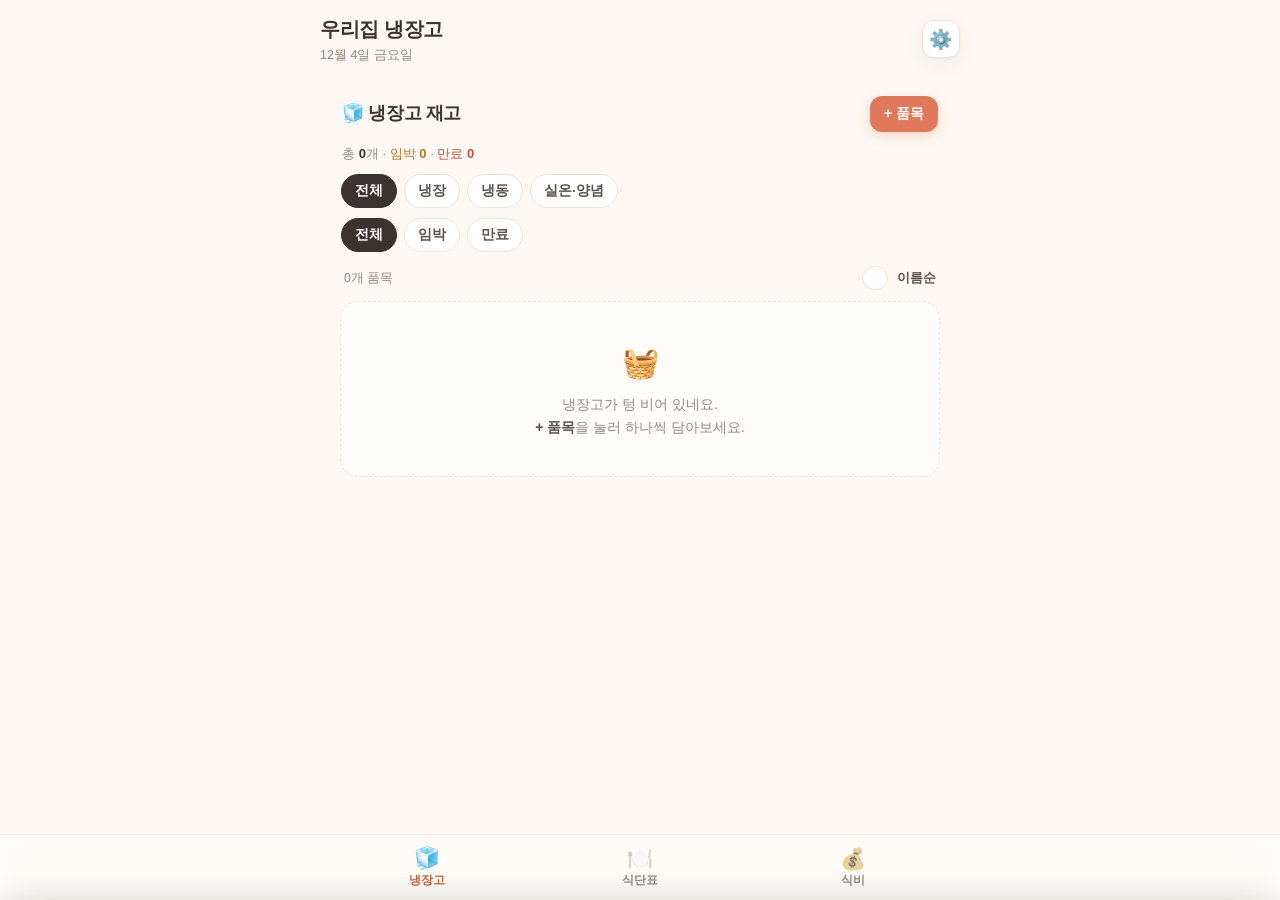
<file: index.html>
<!doctype html>
<html lang="ko">
<head>
<meta charset="utf-8">
<title>우리집 냉장고</title>
<meta name="viewport" content="width=device-width, initial-scale=1, viewport-fit=cover">
<meta name="theme-color" content="#FDF8F3">
<meta name="apple-mobile-web-app-capable" content="yes">
<meta name="mobile-web-app-capable" content="yes">
<meta name="apple-mobile-web-app-status-bar-style" content="default">
<meta name="apple-mobile-web-app-title" content="우리집 냉장고">
<meta name="format-detection" content="telephone=no">
<meta name="description" content="냉장고 재고와 유통기한, 주간 식단표, 식비 가계부를 한 곳에서 관리하는 나만의 웹앱.">
<link rel="manifest" href="manifest.webmanifest">
<link rel="apple-touch-icon" href="icon-180.png">
<link rel="icon" href="icon.svg" type="image/svg+xml">
<link rel="stylesheet" href="styles.css">
</head>
<body>

<header class="app-header">
  <div class="app-head-text">
    <h1>우리집 냉장고</h1>
    <p class="app-date" id="head-date"></p>
  </div>
  <button class="icon-btn big" id="open-data" aria-label="데이터 관리">⚙️</button>
</header>

<main class="app-main">

  <!-- ───────── 냉장고 재고 ───────── -->
  <section class="panel" id="panel-fridge">
    <div class="tabhead">
      <h2>🧊 냉장고 재고</h2>
      <button class="btn primary small" id="add-item">+ 품목</button>
    </div>

    <div class="statline" id="fridge-stat"></div>

    <div class="filters">
      <div class="chips" id="loc-filter" role="group" aria-label="보관 구분 필터">
        <button class="chip on" data-loc="all">전체</button>
        <button class="chip" data-loc="fridge">냉장</button>
        <button class="chip" data-loc="freezer">냉동</button>
        <button class="chip" data-loc="pantry">실온·양념</button>
      </div>
      <div class="chips" id="status-filter" role="group" aria-label="상태 필터">
        <button class="chip on" data-status="all">전체</button>
        <button class="chip" data-status="soon">임박</button>
        <button class="chip" data-status="expired">만료</button>
      </div>
    </div>

    <div class="sortline">
      <span id="fridge-count"></span>
      <label class="switchline">
        <input type="checkbox" id="sort-name">
        <span>이름순</span>
      </label>
    </div>

    <div class="list" id="item-list"></div>
  </section>

  <!-- ───────── 주간 식단표 ───────── -->
  <section class="panel" id="panel-meals" hidden>
    <div class="tabhead">
      <h2>🍽️ 주간 식단표</h2>
    </div>

    <div class="weeknav">
      <button class="icon-btn" id="week-prev" aria-label="지난 주">‹</button>
      <button class="weeklabel" id="week-label"></button>
      <button class="icon-btn" id="week-next" aria-label="다음 주">›</button>
    </div>

    <div class="card ingredients">
      <div class="card-head">
        <h3>냉장고 재료 참고</h3>
        <button class="mini-link" id="toggle-ing">접기</button>
      </div>
      <div id="ing-body">
        <p class="hint">식단 칸을 먼저 누른 뒤 재료를 누르면 그 칸에 들어가요.</p>
        <div class="ing-group">
          <div class="ing-label">⏰ 임박 재료</div>
          <div class="chips wrap" id="ing-soon"></div>
        </div>
        <div class="ing-group">
          <div class="ing-label">그 외 재료</div>
          <div class="chips wrap" id="ing-rest"></div>
        </div>
      </div>
    </div>

    <div class="week" id="week-grid"></div>
  </section>

  <!-- ───────── 식비 가계부 ───────── -->
  <section class="panel" id="panel-money" hidden>
    <div class="tabhead">
      <h2>💰 식비 가계부</h2>
    </div>

    <div class="weeknav">
      <button class="icon-btn" id="month-prev" aria-label="지난 달">‹</button>
      <button class="weeklabel" id="month-label"></button>
      <button class="icon-btn" id="month-next" aria-label="다음 달">›</button>
    </div>

    <div class="card summary" id="money-summary"></div>

    <div class="card">
      <div class="card-head">
        <h3 id="exp-form-title">식비 기록하기</h3>
        <span class="mini-link" id="exp-edit-hint" hidden>수정 중</span>
      </div>
      <form id="exp-form" class="exp-form">
        <div class="row2">
          <label class="field">
            <span>날짜</span>
            <input type="date" name="date" required>
          </label>
          <label class="field">
            <span>구분</span>
            <select name="cat">
              <option value="grocery">🛒 장보기</option>
              <option value="dining">🍚 외식</option>
              <option value="delivery">☕ 배달·카페</option>
              <option value="etc">🧾 기타</option>
            </select>
          </label>
        </div>
        <label class="field">
          <span>금액(원)</span>
          <input type="number" name="amount" inputmode="numeric" min="0" step="100" placeholder="0" required>
        </label>
        <label class="field">
          <span>메모</span>
          <input type="text" name="memo" placeholder="예: 이마트 장보기">
        </label>
        <div class="row2">
          <button class="btn primary" type="submit" id="exp-submit">추가</button>
          <button class="btn ghost" type="button" id="exp-cancel" hidden>취소</button>
        </div>
      </form>
    </div>

    <div class="list" id="exp-list"></div>
  </section>

</main>

<nav class="tabbar" role="tablist">
  <button class="tab on" data-tab="fridge" role="tab">
    <span class="tab-ico">🧊</span><span class="tab-txt">냉장고</span>
  </button>
  <button class="tab" data-tab="meals" role="tab">
    <span class="tab-ico">🍽️</span><span class="tab-txt">식단표</span>
  </button>
  <button class="tab" data-tab="money" role="tab">
    <span class="tab-ico">💰</span><span class="tab-txt">식비</span>
  </button>
</nav>

<!-- 공용 시트 -->
<div class="sheet-wrap" id="sheet" aria-hidden="true">
  <div class="sheet-backdrop" data-close></div>
  <div class="sheet" role="dialog" aria-modal="true" aria-labelledby="sheet-title">
    <div class="sheet-grip"></div>
    <div class="sheet-head">
      <h2 id="sheet-title">제목</h2>
      <button class="icon-btn" data-close aria-label="닫기">✕</button>
    </div>
    <div class="sheet-body" id="sheet-body"></div>
  </div>
</div>

<div class="toast" id="toast" role="status" aria-live="polite"></div>

<script src="app.js"></script>
</body>
</html>
</file>
<file: styles.css>
/* 우리집 냉장고 — warm, calm, mobile-first */

:root{
  --bg:#FDF8F3;
  --card:#FFFFFF;
  --ink:#3B3330;
  --ink-2:#5C524C;
  --muted:#958981;
  --line:#EFE4D8;
  --line-2:#F6EDE3;
  --accent:#E0795C;
  --accent-deep:#C9603F;
  --accent-soft:#FCEBE3;
  --green:#4C8A66;
  --green-soft:#E7F2EA;
  --amber:#B8791C;
  --amber-soft:#FBF0DA;
  --red:#C24E45;
  --red-soft:#FBE6E3;
  --nav-h:64px;
  --radius:18px;
  --shadow:0 1px 2px rgba(90,66,50,.05), 0 6px 18px rgba(90,66,50,.06);
}

*{box-sizing:border-box;-webkit-tap-highlight-color:transparent}

[hidden]{display:none !important}

html{-webkit-text-size-adjust:100%}

body{
  margin:0;
  background:var(--bg);
  color:var(--ink);
  font-family:-apple-system,BlinkMacSystemFont,"Apple SD Gothic Neo","Pretendard","Malgun Gothic","Noto Sans KR",sans-serif;
  font-size:16px;
  line-height:1.5;
  padding-bottom:calc(var(--nav-h) + env(safe-area-inset-bottom) + 16px);
  overscroll-behavior-y:contain;
}

body.sheet-open{overflow:hidden}

h1,h2,h3{margin:0;font-weight:700;letter-spacing:-.02em}

button{font-family:inherit;font-size:inherit;color:inherit;cursor:pointer}

/* ── header ── */
.app-header{
  position:sticky;top:0;z-index:20;
  display:flex;align-items:center;justify-content:space-between;gap:12px;
  padding:calc(env(safe-area-inset-top) + 14px) max(18px, calc(50% - 320px)) 12px;
  background:rgba(253,248,243,.92);
  backdrop-filter:saturate(180%) blur(14px);
  -webkit-backdrop-filter:saturate(180%) blur(14px);
  border-bottom:1px solid transparent;
}
.app-head-text h1{font-size:20px}
.app-date{margin:2px 0 0;font-size:12.5px;color:var(--muted)}

.app-main{padding:14px 16px 8px;max-width:640px;margin:0 auto}

/* ── generic ── */
.card{
  background:var(--card);border:1px solid var(--line);border-radius:var(--radius);
  padding:14px;box-shadow:var(--shadow);margin-bottom:14px;
}
.card-head{display:flex;align-items:center;justify-content:space-between;gap:10px;margin-bottom:10px}
.card-head h3{font-size:15px}

.tabhead{display:flex;align-items:center;justify-content:space-between;gap:10px;margin:2px 2px 12px}
.tabhead h2{font-size:18px}

.btn{
  border:0;border-radius:14px;padding:13px 16px;font-weight:700;font-size:15.5px;
  display:inline-flex;align-items:center;justify-content:center;gap:6px;
  transition:transform .08s ease, background .15s ease;
}
.btn:active{transform:scale(.97)}
.btn.primary{background:var(--accent);color:#fff;box-shadow:0 4px 12px rgba(224,121,92,.28)}
.btn.primary:active{background:var(--accent-deep)}
.btn.small{padding:9px 14px;font-size:14px;border-radius:12px}
.btn.ghost{background:var(--line-2);color:var(--ink-2)}
.btn.danger{background:var(--red-soft);color:var(--red)}

.icon-btn{
  border:0;background:transparent;width:38px;height:38px;border-radius:12px;
  display:inline-flex;align-items:center;justify-content:center;font-size:16px;color:var(--muted);
}
.icon-btn:active{background:var(--line-2)}
.icon-btn.big{font-size:19px;background:var(--card);border:1px solid var(--line);box-shadow:var(--shadow)}

.mini-link{border:0;background:none;color:var(--accent);font-size:13px;font-weight:600;padding:4px}

.hint{margin:0 0 10px;font-size:12.5px;color:var(--muted)}

/* ── chips / filters ── */
.filters{display:flex;flex-direction:column;gap:8px;margin-bottom:10px}
.chips{display:flex;gap:7px;overflow-x:auto;padding:1px;scrollbar-width:none}
.chips::-webkit-scrollbar{display:none}
.chips.wrap{flex-wrap:wrap;overflow:visible}
.chip{
  flex:0 0 auto;border:1px solid var(--line);background:var(--card);color:var(--ink-2);
  border-radius:999px;padding:7px 13px;font-size:13.5px;font-weight:600;white-space:nowrap;
}
.chip.on{background:var(--ink);border-color:var(--ink);color:#fff}
.chip.ing{background:var(--green-soft);border-color:#DCEBE1;color:#356B4C}
.chip.ing.soon{background:var(--amber-soft);border-color:#F1E0BE;color:var(--amber)}
.chip.ing:active{transform:scale(.96)}

.statline{font-size:13px;color:var(--muted);margin:0 2px 10px}
.statline b{color:var(--ink);font-weight:700}
.statline .warn{color:var(--amber)}
.statline .danger{color:var(--red)}

.sortline{display:flex;align-items:center;justify-content:space-between;margin:2px 4px 8px;font-size:12.5px;color:var(--muted)}
.switchline{display:inline-flex;align-items:center;gap:6px;font-weight:600;color:var(--ink-2)}
.switchline input{width:18px;height:18px;accent-color:var(--accent)}

/* ── item list ── */
.list{display:flex;flex-direction:column;gap:9px}

.item{
  display:flex;align-items:center;gap:12px;
  background:var(--card);border:1px solid var(--line);border-radius:16px;
  padding:13px 12px 13px 14px;box-shadow:var(--shadow);
}
.item:active{background:#FFFDFB}
.item.body-main{min-width:0;flex:1}
.item-main{flex:1;min-width:0}
.item-name{display:flex;align-items:center;gap:7px;font-weight:700;font-size:15.5px;letter-spacing:-.01em}
.item-name .nm{overflow:hidden;text-overflow:ellipsis;white-space:nowrap}
.tag{
  flex:0 0 auto;font-size:11px;font-weight:700;padding:2.5px 7px;border-radius:7px;
  background:var(--line-2);color:var(--ink-2);
}
.tag.fridge{background:#E9F0F7;color:#3E6C94}
.tag.freezer{background:#E7F2F5;color:#3B7B8C}
.tag.pantry{background:#F5EDE1;color:#8A6A44}
.item-sub{margin-top:3px;font-size:12.5px;color:var(--muted);display:flex;gap:6px;flex-wrap:wrap}
.item-sub .due.exp{color:var(--red);font-weight:600}
.item-sub .due.soon{color:var(--amber);font-weight:600}

.item-right{display:flex;flex-direction:column;align-items:flex-end;gap:6px}
.badge{
  font-size:12px;font-weight:800;padding:4px 9px;border-radius:999px;white-space:nowrap;
  letter-spacing:-.01em;
}
.badge.ok{background:var(--green-soft);color:var(--green)}
.badge.soon{background:var(--amber-soft);color:var(--amber)}
.badge.exp{background:var(--red-soft);color:var(--red)}
.badge.none{background:var(--line-2);color:var(--muted);font-weight:600}
.item-acts{display:flex;gap:4px}
.act{
  border:1px solid var(--line);background:var(--card);border-radius:10px;
  padding:5px 9px;font-size:12px;font-weight:700;color:var(--ink-2);
}
.act.done{color:var(--green);border-color:#DCEBE1;background:var(--green-soft)}
.act.del{color:var(--red);border-color:#F2DAD6;background:var(--red-soft)}

.empty{
  text-align:center;padding:38px 16px;border:1px dashed var(--line);
  border-radius:var(--radius);color:var(--muted);background:#FFFDFB;
}
.empty .em{font-size:30px;display:block;margin-bottom:8px}
.empty p{margin:0;font-size:14px;line-height:1.6}
.empty p b{color:var(--ink-2)}

/* ── week nav / month nav ── */
.weeknav{
  display:flex;align-items:center;justify-content:space-between;gap:6px;
  background:var(--card);border:1px solid var(--line);border-radius:16px;
  padding:6px;margin-bottom:14px;box-shadow:var(--shadow);
}
.weeknav .icon-btn{width:40px;height:40px;font-size:22px;color:var(--ink-2)}
.weeklabel{border:0;background:none;font-weight:800;font-size:15px;letter-spacing:-.01em}
.weeklabel small{display:block;font-weight:600;font-size:11.5px;color:var(--muted);letter-spacing:0}

/* ── ingredients card ── */
.ingredients{margin-bottom:14px}
.ing-group{margin-top:8px}
.ing-label{font-size:12px;font-weight:700;color:var(--muted);margin:0 2px 7px}

/* ── day cards ── */
.week{display:flex;flex-direction:column;gap:10px}
.day{
  background:var(--card);border:1px solid var(--line);border-radius:16px;
  padding:12px 13px;box-shadow:var(--shadow);
}
.day.today{border-color:#F0C9BB;background:#FFFCFA;box-shadow:0 0 0 3px rgba(224,121,92,.09),var(--shadow)}
.day-head{display:flex;align-items:center;justify-content:space-between;margin-bottom:9px}
.day-name{font-weight:800;font-size:14.5px;display:flex;align-items:center;gap:7px}
.day-name .dow{color:var(--ink)}
.day-name .dow.sun{color:var(--red)}
.day-name .dow.sat{color:#3E6C94}
.day-date{font-size:12.5px;color:var(--muted);font-weight:600}
.day-today{font-size:11px;font-weight:800;color:var(--accent);background:var(--accent-soft);padding:2px 7px;border-radius:999px}
.meal-row{display:flex;align-items:center;gap:8px;margin-bottom:6px}
.meal-tag{
  flex:0 0 auto;width:40px;font-size:11.5px;font-weight:700;color:var(--muted);text-align:left;
}
.meal-input{
  flex:1;min-width:0;border:1px solid var(--line-2);background:#FFFDFB;
  border-radius:11px;padding:9px 11px;font-size:15px;color:var(--ink);
  font-family:inherit;
}
.meal-input::placeholder{color:#C4B8AF}
.meal-input:focus{outline:none;border-color:#EFC3B2;background:#fff;box-shadow:0 0 0 3px rgba(224,121,92,.1)}
.meal-input.memo{border-style:dashed;font-size:14px;background:transparent}

/* ── money ── */
.summary{padding:16px}
.sum-total{display:flex;align-items:baseline;justify-content:space-between;gap:10px;margin-bottom:12px}
.sum-total .lb{font-size:13px;color:var(--muted);font-weight:600}
.sum-total .amt{font-size:25px;font-weight:800;letter-spacing:-.03em}
.sum-total .amt small{font-size:14px;font-weight:700;margin-left:2px;color:var(--ink-2)}

.catbars{display:flex;flex-direction:column;gap:9px;margin-bottom:2px}
.catbar{display:grid;grid-template-columns:1fr auto;gap:4px 10px;align-items:center}
.catbar .cl{font-size:13px;font-weight:600;color:var(--ink-2);display:flex;align-items:center;gap:6px}
.catbar .cv{font-size:13px;font-weight:700;font-variant-numeric:tabular-nums}
.catbar .cv small{font-weight:600;color:var(--muted);margin-left:4px}
.catbar .track{grid-column:1 / -1;height:7px;background:var(--line-2);border-radius:999px;overflow:hidden}
.catbar .fill{height:100%;border-radius:999px;transition:width .3s ease}
.fill.grocery{background:#7FAE8B}
.fill.dining{background:#E0A46F}
.fill.delivery{background:#8FA9C7}
.fill.etc{background:#C6B3A5}

.budget{margin-top:16px;padding-top:14px;border-top:1px dashed var(--line)}
.budget-top{display:flex;align-items:center;justify-content:space-between;gap:10px;margin-bottom:9px}
.budget-top .bl{font-size:13px;font-weight:700;color:var(--ink-2)}
.budget-top .bv{font-size:13px;font-weight:700;font-variant-numeric:tabular-nums}
.budget-top .bv.over{color:var(--red)}
.budget-track{height:11px;background:var(--line-2);border-radius:999px;overflow:hidden}
.budget-fill{height:100%;border-radius:999px;background:linear-gradient(90deg,#EFAE83,#E0795C);transition:width .35s ease}
.budget-fill.warn{background:linear-gradient(90deg,#E7B45B,#C98A2E)}
.budget-fill.over{background:linear-gradient(90deg,#D97067,#C24E45)}
.budget-note{margin:8px 0 0;font-size:12.5px;color:var(--muted);display:flex;justify-content:space-between;gap:8px}
.budget-empty{display:flex;align-items:center;justify-content:space-between;gap:10px;margin-top:14px;padding-top:14px;border-top:1px dashed var(--line)}
.budget-empty p{margin:0;font-size:13px;color:var(--muted)}

/* ── expense form ── */
.exp-form{display:flex;flex-direction:column;gap:10px}
.row2{display:grid;grid-template-columns:1fr 1fr;gap:10px}
.field{display:flex;flex-direction:column;gap:5px;min-width:0}
.field > span{font-size:12.5px;font-weight:700;color:var(--muted);margin-left:2px}
input,select,textarea{
  font-family:inherit;font-size:16px;color:var(--ink);
  border:1px solid var(--line);background:#FFFDFB;border-radius:12px;
  padding:11px 12px;width:100%;-webkit-appearance:none;appearance:none;
}
select{
  background-image:url("data:image/svg+xml;charset=utf-8,%3Csvg xmlns='http://www.w3.org/2000/svg' width='12' height='8'%3E%3Cpath d='M1 1l5 5 5-5' fill='none' stroke='%23958981' stroke-width='1.8' stroke-linecap='round'/%3E%3C/svg%3E");
  background-repeat:no-repeat;background-position:right 12px center;padding-right:32px;
}
input:focus,select:focus,textarea:focus{outline:none;border-color:#EFC3B2;box-shadow:0 0 0 3px rgba(224,121,92,.1);background:#fff}
input::placeholder{color:#C4B8AF}

/* ── expense rows ── */
.exp-row{
  display:flex;align-items:center;gap:11px;background:var(--card);
  border:1px solid var(--line);border-radius:15px;padding:11px 10px 11px 12px;box-shadow:var(--shadow);
}
.exp-row:active{background:#FFFDFB}
.exp-ico{
  flex:0 0 auto;width:34px;height:34px;border-radius:11px;display:flex;align-items:center;justify-content:center;
  font-size:16px;background:var(--line-2);
}
.exp-ico.grocery{background:#EAF2EC}
.exp-ico.dining{background:#FBEEE2}
.exp-ico.delivery{background:#EAF0F7}
.exp-ico.etc{background:#F3ECE6}
.exp-main{flex:1;min-width:0}
.exp-title{font-size:14.5px;font-weight:700;overflow:hidden;text-overflow:ellipsis;white-space:nowrap}
.exp-sub{font-size:12px;color:var(--muted);margin-top:2px}
.exp-amt{font-size:14.5px;font-weight:800;font-variant-numeric:tabular-nums;white-space:nowrap;margin-right:2px}
.exp-acts{display:flex;gap:2px}
.exp-acts .act{padding:5px 7px;font-size:11.5px}

.day-sep{display:flex;align-items:center;justify-content:space-between;margin:10px 4px 2px;font-size:12px;color:var(--muted);font-weight:700}
.day-sep .dsum{font-variant-numeric:tabular-nums}

/* ── tab bar ── */
.tabbar{
  position:fixed;left:0;right:0;bottom:0;z-index:30;
  display:flex;justify-content:space-around;align-items:stretch;
  padding:6px max(8px, calc(50% - 320px)) calc(env(safe-area-inset-bottom) + 6px);
  background:rgba(255,252,249,.94);
  backdrop-filter:saturate(180%) blur(16px);
  -webkit-backdrop-filter:saturate(180%) blur(16px);
  border-top:1px solid var(--line);
}
.tab{
  flex:1;border:0;background:none;display:flex;flex-direction:column;align-items:center;gap:2px;
  padding:6px 2px;border-radius:14px;color:var(--muted);font-weight:700;
}
.tab-ico{font-size:21px;line-height:1.15;filter:grayscale(.55);opacity:.8;transition:all .15s ease}
.tab-txt{font-size:11.5px;letter-spacing:-.01em}
.tab.on{color:var(--accent-deep)}
.tab.on .tab-ico{filter:none;opacity:1;transform:translateY(-1px)}
.tab.on .tab-txt{color:var(--accent-deep)}

/* ── sheet ── */
.sheet-wrap{position:fixed;inset:0;z-index:60;pointer-events:none}
.sheet-wrap.open{pointer-events:auto}
.sheet-backdrop{
  position:absolute;inset:0;background:rgba(48,36,29,.34);opacity:0;transition:opacity .2s ease;
  backdrop-filter:blur(2px);-webkit-backdrop-filter:blur(2px);
}
.sheet-wrap.open .sheet-backdrop{opacity:1}
.sheet{
  position:absolute;left:0;right:0;bottom:0;max-height:92vh;overflow-y:auto;
  background:var(--bg);border-radius:24px 24px 0 0;
  padding:8px 18px calc(env(safe-area-inset-bottom) + 20px);
  transform:translateY(104%);transition:transform .26s cubic-bezier(.32,.72,0,1);
  box-shadow:0 -8px 30px rgba(48,36,29,.16);
  -webkit-overflow-scrolling:touch;
}
.sheet-wrap.open .sheet{transform:translateY(0)}
.sheet-grip{width:38px;height:4.5px;border-radius:999px;background:#E3D6C9;margin:4px auto 8px}
.sheet-head{display:flex;align-items:center;justify-content:space-between;gap:10px;margin-bottom:14px}
.sheet-head h2{font-size:17px}
.sheet .form{display:flex;flex-direction:column;gap:12px}
.sheet .row2 .btn{width:100%}
.quickdates{display:flex;gap:6px;flex-wrap:wrap;margin-top:7px}
.quickdates button{
  border:1px solid var(--line);background:#FFFDFB;border-radius:10px;
  padding:7px 11px;font-size:12.5px;font-weight:700;color:var(--ink-2);
}
.quickdates button:active{background:var(--line-2)}

.sheet .seg{display:grid;grid-template-columns:repeat(3,1fr);gap:6px;background:var(--line-2);padding:4px;border-radius:13px}
.sheet .seg button{
  border:0;background:transparent;padding:10px 4px;border-radius:10px;font-size:13.5px;font-weight:700;color:var(--ink-2);
}
.sheet .seg button.on{background:#fff;color:var(--accent-deep);box-shadow:0 1px 3px rgba(90,66,50,.12)}
.sheet .btn{width:100%}

/* ── toast ── */
.toast{
  position:fixed;left:50%;bottom:calc(var(--nav-h) + env(safe-area-inset-bottom) + 18px);
  transform:translate(-50%,14px);z-index:80;
  background:rgba(59,51,48,.94);color:#fff;font-size:13.5px;font-weight:600;
  padding:11px 16px;border-radius:14px;max-width:86vw;text-align:center;
  opacity:0;pointer-events:none;transition:opacity .2s ease, transform .2s ease;
  box-shadow:0 8px 24px rgba(48,36,29,.24);
}
.toast.show{opacity:1;transform:translate(-50%,0)}
.toast .undo{color:#FFC9B4;font-weight:800;margin-left:10px;background:none;border:0;font-size:13.5px}

@media (min-width:560px){
  .app-main{padding:16px 20px 8px}
  .week{display:grid;grid-template-columns:1fr 1fr;gap:11px}
}

@media (prefers-reduced-motion:reduce){
  *{transition:none !important;animation:none !important}
}
</file>
